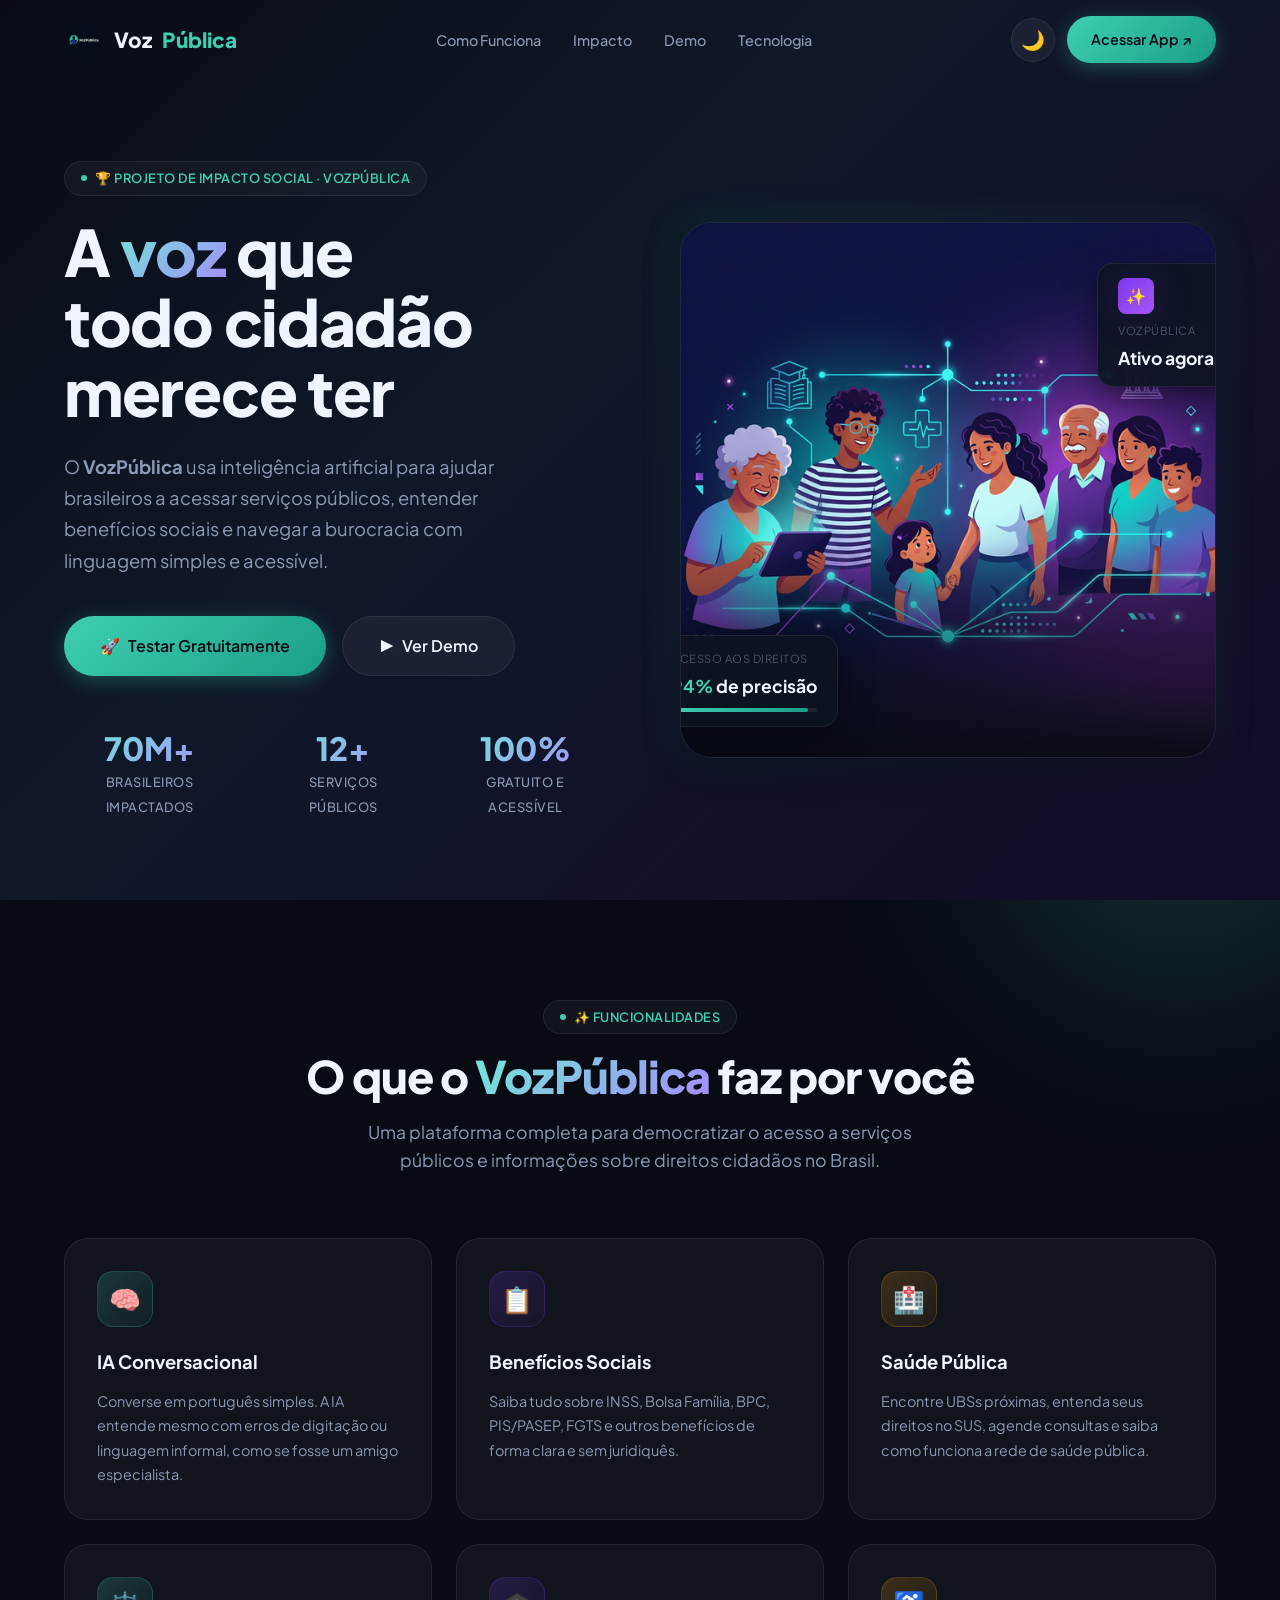
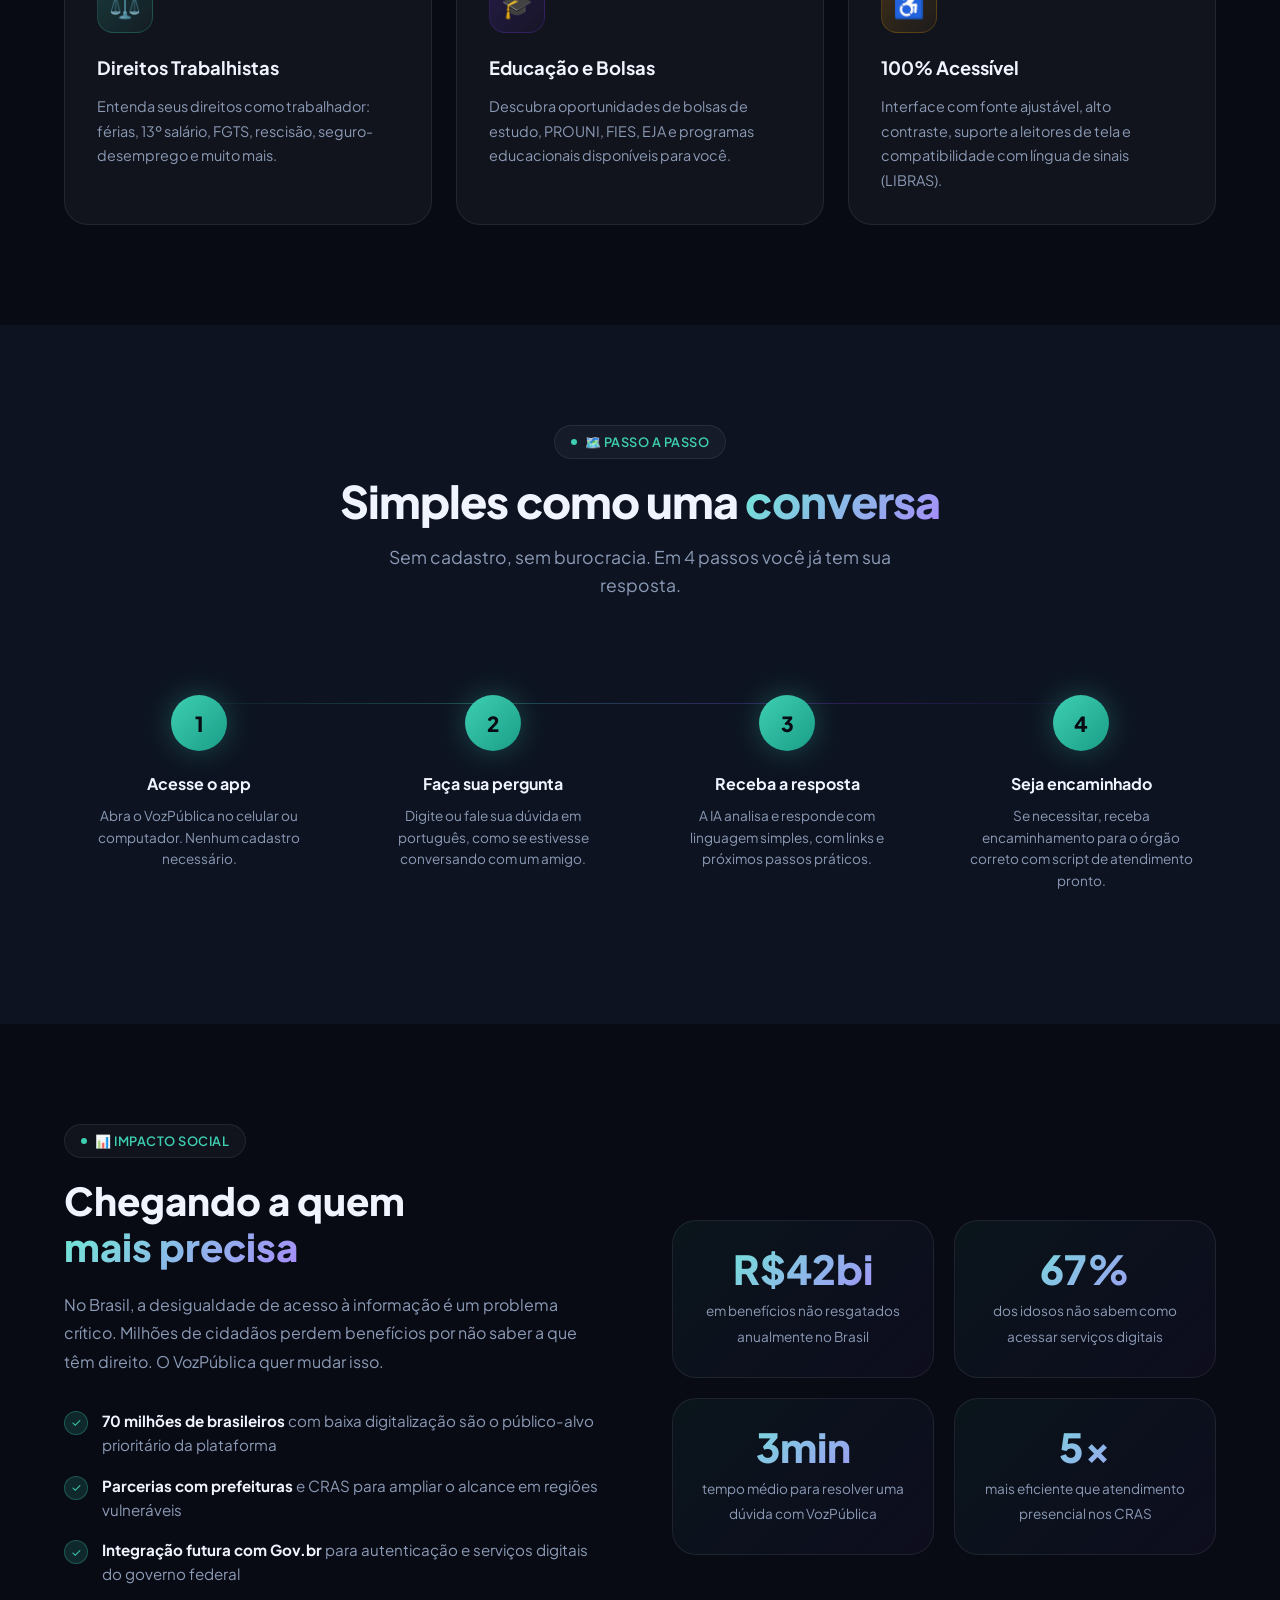
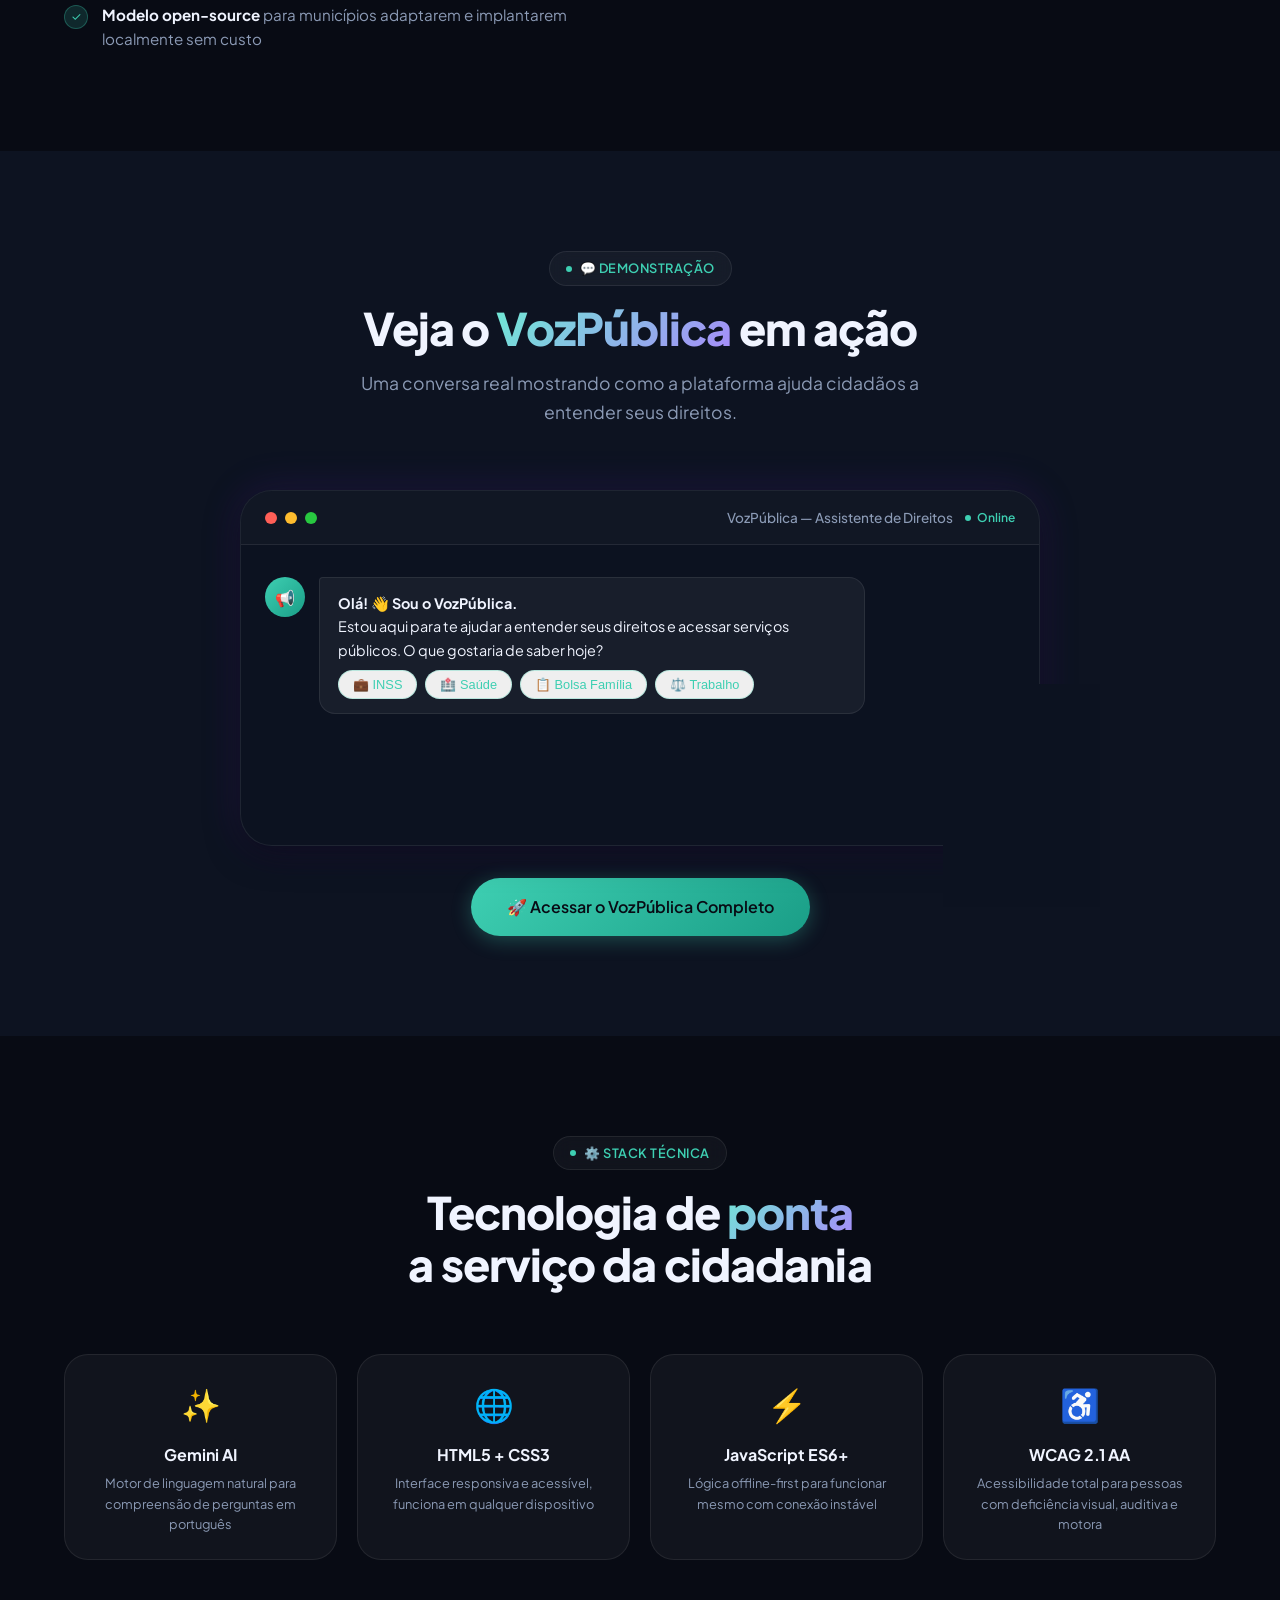
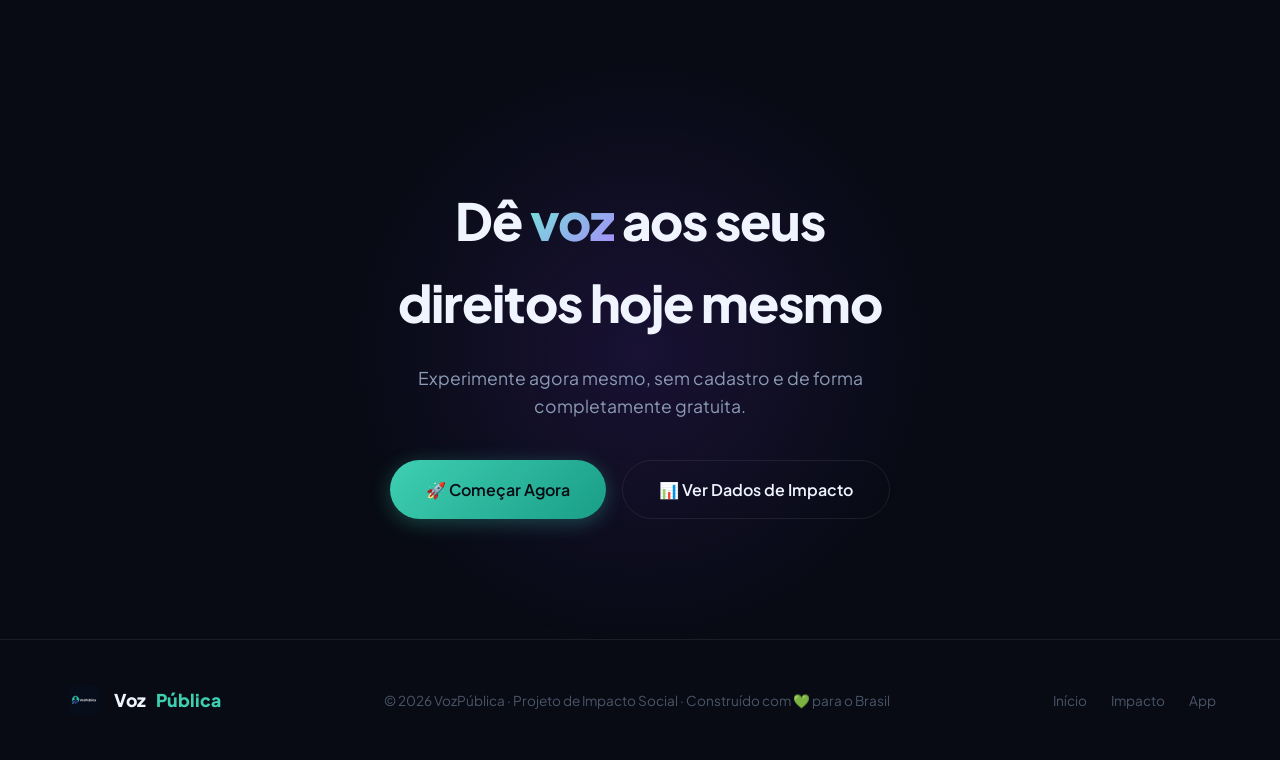
<file: index.html>
<!DOCTYPE html>
<html lang="pt-BR">
<head>
  <meta charset="UTF-8">
  <meta name="viewport" content="width=device-width, initial-scale=1.0">
  <meta name="description" content="VozPública — IA que aproxima brasileiros dos seus direitos e serviços públicos. Atendimento acessível, simples e gratuito.">
  <title>VozPública — Tecnologia que Faz a Diferença</title>
  <link rel="stylesheet" href="css/style.css">
  <link rel="manifest" href="manifest.json">
  <meta name="theme-color" content="#3ecfb2">
  <link rel="icon" href="data:image/svg+xml,<svg xmlns='http://www.w3.org/2000/svg' viewBox='0 0 100 100'><text y='.9em' font-size='90'>📢</text></svg>">
</head>
<body>

  <!-- Background orbs -->
  <div class="orb orb-1" aria-hidden="true"></div>
  <div class="orb orb-2" aria-hidden="true"></div>
  <div class="orb orb-3" aria-hidden="true"></div>

  <!-- NAVBAR -->
  <nav class="navbar" id="navbar" role="navigation" aria-label="Navegação principal">
    <div class="container">
      <div class="nav-inner">
        <a href="#" class="logo" aria-label="VozPública - Página inicial">
          <div class="logo-icon logo-clean" aria-hidden="true"><img src="assets/logo.png" alt="VozPública logo" class="logo-img"></div>
          Voz<span>Pública</span>
        </a>
        <ul class="nav-links" role="list">
          <li><a href="#como-funciona">Como Funciona</a></li>
          <li><a href="#impacto">Impacto</a></li>
          <li><a href="#demo">Demo</a></li>
          <li><a href="#tecnologia">Tecnologia</a></li>
        </ul>
        <div class="nav-cta">
          <button class="btn btn-ghost theme-toggle-btn" id="themeToggleBtn" aria-label="Alternar tema">
            <span class="theme-icon" aria-hidden="true">🌙</span>
          </button>
          <a href="app.html" class="btn btn-primary" id="nav-cta-btn" aria-label="Acessar o aplicativo VozPública">
            Acessar App ↗
          </a>
        </div>
      </div>
    </div>
  </nav>

  <!-- HERO -->
  <section class="hero" id="inicio" aria-labelledby="hero-title">
    <div class="container">
      <div class="hero-grid">
        <div class="hero-content">
          <div class="hero-eyebrow">
            <span class="badge" role="status">🏆 Projeto de Impacto Social · VozPública</span>
          </div>
          <h1 class="hero-title" id="hero-title">
            A <span class="gradient-text">voz</span> que<br>
            todo cidadão<br>merece ter
          </h1>
          <p class="hero-desc">
            O <strong>VozPública</strong> usa inteligência artificial para ajudar brasileiros a acessar serviços públicos, entender benefícios sociais e navegar a burocracia com linguagem simples e acessível.
          </p>
          <div class="hero-actions">
            <a href="app.html" class="btn btn-primary btn-lg" id="hero-cta-primary" aria-label="Testar o VozPública gratuitamente">
              <span>🚀</span> Testar Gratuitamente
            </a>
            <a href="#demo" class="btn btn-ghost btn-lg" id="hero-cta-demo" aria-label="Ver demonstração do VozPública">
              <span>▶</span> Ver Demo
            </a>
          </div>
          <div class="hero-stats" role="group" aria-label="Estatísticas de impacto">
            <div class="stat-item">
              <span class="stat-number gradient-text" id="stat-1">70M+</span>
              <span class="stat-label">Brasileiros impactados</span>
            </div>
            <div class="stat-item">
              <span class="stat-number gradient-text" id="stat-2">12+</span>
              <span class="stat-label">Serviços públicos</span>
            </div>
            <div class="stat-item">
              <span class="stat-number gradient-text" id="stat-3">100%</span>
              <span class="stat-label">Gratuito e acessível</span>
            </div>
          </div>
        </div>
        <div class="hero-visual">
          <div class="hero-image-wrapper">
            <img src="assets/hero.png" alt="Pessoas diversas conectadas digitalmente — VozPública" width="600">
            <div class="floating-card floating-card-1" role="complementary" aria-label="Métrica de acesso aos direitos">
              <div class="fc-label">Acesso aos direitos</div>
              <div class="fc-value"><span class="highlight">94%</span> de precisão</div>
              <div class="fc-bar">
                <div class="fc-bar-fill" style="--w: 94%"></div>
              </div>
            </div>
            <div class="floating-card floating-card-2" role="complementary" aria-label="Status da IA ativa">
              <div class="fc-ai-icon" aria-hidden="true">✨</div>
              <div class="fc-label">VozPública</div>
              <div class="fc-value">Ativo agora</div>
            </div>
          </div>
        </div>
      </div>
    </div>
  </section>

  <!-- FEATURES -->
  <section class="section" id="como-funciona" aria-labelledby="features-title">
    <div class="container">
      <div class="section-header reveal">
        <span class="badge">✨ Funcionalidades</span>
        <h2 class="section-title" id="features-title" style="margin-top:16px">
          O que o <span class="gradient-text">VozPública</span> faz por você
        </h2>
        <p class="section-desc">
          Uma plataforma completa para democratizar o acesso a serviços públicos e informações sobre direitos cidadãos no Brasil.
        </p>
      </div>
      <div class="features-grid">
        <article class="feature-card reveal reveal-delay-1">
          <div class="feature-icon fi-teal" aria-hidden="true">🧠</div>
          <h3 class="feature-title">IA Conversacional</h3>
          <p class="feature-desc">
            Converse em português simples. A IA entende mesmo com erros de digitação ou linguagem informal, como se fosse um amigo especialista.
          </p>
        </article>
        <article class="feature-card reveal reveal-delay-2">
          <div class="feature-icon fi-purple" aria-hidden="true">📋</div>
          <h3 class="feature-title">Benefícios Sociais</h3>
          <p class="feature-desc">
            Saiba tudo sobre INSS, Bolsa Família, BPC, PIS/PASEP, FGTS e outros benefícios de forma clara e sem juridiquês.
          </p>
        </article>
        <article class="feature-card reveal reveal-delay-3">
          <div class="feature-icon fi-gold" aria-hidden="true">🏥</div>
          <h3 class="feature-title">Saúde Pública</h3>
          <p class="feature-desc">
            Encontre UBSs próximas, entenda seus direitos no SUS, agende consultas e saiba como funciona a rede de saúde pública.
          </p>
        </article>
        <article class="feature-card reveal reveal-delay-1">
          <div class="feature-icon fi-teal" aria-hidden="true">⚖️</div>
          <h3 class="feature-title">Direitos Trabalhistas</h3>
          <p class="feature-desc">
            Entenda seus direitos como trabalhador: férias, 13º salário, FGTS, rescisão, seguro-desemprego e muito mais.
          </p>
        </article>
        <article class="feature-card reveal reveal-delay-2">
          <div class="feature-icon fi-purple" aria-hidden="true">🎓</div>
          <h3 class="feature-title">Educação e Bolsas</h3>
          <p class="feature-desc">
            Descubra oportunidades de bolsas de estudo, PROUNI, FIES, EJA e programas educacionais disponíveis para você.
          </p>
        </article>
        <article class="feature-card reveal reveal-delay-3">
          <div class="feature-icon fi-gold" aria-hidden="true">♿</div>
          <h3 class="feature-title">100% Acessível</h3>
          <p class="feature-desc">
            Interface com fonte ajustável, alto contraste, suporte a leitores de tela e compatibilidade com língua de sinais (LIBRAS).
          </p>
        </article>
      </div>
    </div>
  </section>

  <!-- HOW IT WORKS -->
  <section class="section section-alt" aria-labelledby="steps-title">
    <div class="container">
      <div class="section-header reveal">
        <span class="badge">🗺️ Passo a Passo</span>
        <h2 class="section-title" id="steps-title" style="margin-top:16px">
          Simples como uma <span class="gradient-text">conversa</span>
        </h2>
        <p class="section-desc">
          Sem cadastro, sem burocracia. Em 4 passos você já tem sua resposta.
        </p>
      </div>
      <div class="steps-grid">
        <div class="step-card reveal reveal-delay-1">
          <div class="step-number" aria-label="Passo 1">1</div>
          <h3 class="step-title">Acesse o app</h3>
          <p class="step-desc">Abra o VozPública no celular ou computador. Nenhum cadastro necessário.</p>
        </div>
        <div class="step-card reveal reveal-delay-2">
          <div class="step-number" aria-label="Passo 2">2</div>
          <h3 class="step-title">Faça sua pergunta</h3>
          <p class="step-desc">Digite ou fale sua dúvida em português, como se estivesse conversando com um amigo.</p>
        </div>
        <div class="step-card reveal reveal-delay-3">
          <div class="step-number" aria-label="Passo 3">3</div>
          <h3 class="step-title">Receba a resposta</h3>
          <p class="step-desc">A IA analisa e responde com linguagem simples, com links e próximos passos práticos.</p>
        </div>
        <div class="step-card reveal reveal-delay-4">
          <div class="step-number" aria-label="Passo 4">4</div>
          <h3 class="step-title">Seja encaminhado</h3>
          <p class="step-desc">Se necessitar, receba encaminhamento para o órgão correto com script de atendimento pronto.</p>
        </div>
      </div>
    </div>
  </section>

  <!-- IMPACT -->
  <section class="section" id="impacto" aria-labelledby="impact-title">
    <div class="container">
      <div class="impact-grid">
        <div class="impact-content reveal">
          <span class="badge" style="margin-bottom:20px">📊 Impacto Social</span>
          <h2 class="impact-title" id="impact-title">
            Chegando a quem<br><span class="gradient-text">mais precisa</span>
          </h2>
          <p class="impact-desc">
            No Brasil, a desigualdade de acesso à informação é um problema crítico. Milhões de cidadãos perdem benefícios por não saber a que têm direito. O VozPública quer mudar isso.
          </p>
          <ul class="impact-list" role="list">
            <li class="impact-item">
              <div class="impact-check" aria-hidden="true">✓</div>
              <p class="impact-item-text"><strong>70 milhões de brasileiros</strong> com baixa digitalização são o público-alvo prioritário da plataforma</p>
            </li>
            <li class="impact-item">
              <div class="impact-check" aria-hidden="true">✓</div>
              <p class="impact-item-text"><strong>Parcerias com prefeituras</strong> e CRAS para ampliar o alcance em regiões vulneráveis</p>
            </li>
            <li class="impact-item">
              <div class="impact-check" aria-hidden="true">✓</div>
              <p class="impact-item-text"><strong>Integração futura com Gov.br</strong> para autenticação e serviços digitais do governo federal</p>
            </li>
            <li class="impact-item">
              <div class="impact-check" aria-hidden="true">✓</div>
              <p class="impact-item-text"><strong>Modelo open-source</strong> para municípios adaptarem e implantarem localmente sem custo</p>
            </li>
          </ul>
        </div>
        <div class="impact-stats-grid reveal">
          <div class="impact-stat-card">
            <span class="isn-number gradient-text">R$42bi</span>
            <span class="isn-label">em benefícios não resgatados anualmente no Brasil</span>
          </div>
          <div class="impact-stat-card">
            <span class="isn-number gradient-text">67%</span>
            <span class="isn-label">dos idosos não sabem como acessar serviços digitais</span>
          </div>
          <div class="impact-stat-card">
            <span class="isn-number gradient-text">3min</span>
            <span class="isn-label">tempo médio para resolver uma dúvida com VozPública</span>
          </div>
          <div class="impact-stat-card">
            <span class="isn-number gradient-text">5x</span>
            <span class="isn-label">mais eficiente que atendimento presencial nos CRAS</span>
          </div>
        </div>
      </div>
    </div>
  </section>

  <!-- CHATBOT DEMO -->
  <section class="section section-alt" id="demo" aria-labelledby="demo-title">
    <div class="container">
      <div class="section-header reveal">
        <span class="badge">💬 Demonstração</span>
        <h2 class="section-title" id="demo-title" style="margin-top:16px">
          Veja o <span class="gradient-text">VozPública</span> em ação
        </h2>
        <p class="section-desc">
          Uma conversa real mostrando como a plataforma ajuda cidadãos a entender seus direitos.
        </p>
      </div>
      <div class="demo-wrapper reveal">
        <div class="demo-topbar" aria-label="Barra de status do chat">
          <div class="demo-dots" aria-hidden="true">
            <div class="demo-dot"></div>
            <div class="demo-dot"></div>
            <div class="demo-dot"></div>
          </div>
          <span class="demo-title">VozPública — Assistente de Direitos</span>
          <span class="demo-status" role="status" aria-live="polite">Online</span>
        </div>
        <div class="demo-chat" id="demo-chat" role="log" aria-label="Conversa demonstrativa" aria-live="polite">
          <div class="chat-msg ai">
            <div class="chat-avatar ai" aria-label="VozPública">📢</div>
            <div class="chat-bubble">
              <strong>Olá! 👋 Sou o VozPública.</strong><br>
              Estou aqui para te ajudar a entender seus direitos e acessar serviços públicos. O que gostaria de saber hoje?
              <div class="chat-chips" role="list" aria-label="Sugestões de perguntas">
                <button class="chip" onclick="simulateChat('INSS')" aria-label="Perguntar sobre INSS">💼 INSS</button>
                <button class="chip" onclick="simulateChat('saude')" aria-label="Perguntar sobre saúde">🏥 Saúde</button>
                <button class="chip" onclick="simulateChat('bolsa')" aria-label="Perguntar sobre Bolsa Família">📋 Bolsa Família</button>
                <button class="chip" onclick="simulateChat('trabalho')" aria-label="Perguntar sobre trabalho">⚖️ Trabalho</button>
              </div>
            </div>
          </div>
        </div>
      </div>
      <div style="text-align:center; margin-top:32px">
        <a href="app.html" class="btn btn-primary btn-lg" id="demo-full-app" aria-label="Acessar o VozPública completo">
          🚀 Acessar o VozPública Completo
        </a>
      </div>
    </div>
  </section>

  <!-- TECHNOLOGY -->
  <section class="section" id="tecnologia" aria-labelledby="tech-title">
    <div class="container">
      <div class="section-header reveal">
        <span class="badge">⚙️ Stack Técnica</span>
        <h2 class="section-title" id="tech-title" style="margin-top:16px">
          Tecnologia de <span class="gradient-text">ponta</span><br>a serviço da cidadania
        </h2>
      </div>
      <div class="tech-grid">
        <div class="tech-card reveal reveal-delay-1">
          <span class="tech-emoji" aria-hidden="true">✨</span>
          <div class="tech-name">Gemini AI</div>
          <div class="tech-desc">Motor de linguagem natural para compreensão de perguntas em português</div>
        </div>
        <div class="tech-card reveal reveal-delay-2">
          <span class="tech-emoji" aria-hidden="true">🌐</span>
          <div class="tech-name">HTML5 + CSS3</div>
          <div class="tech-desc">Interface responsiva e acessível, funciona em qualquer dispositivo</div>
        </div>
        <div class="tech-card reveal reveal-delay-3">
          <span class="tech-emoji" aria-hidden="true">⚡</span>
          <div class="tech-name">JavaScript ES6+</div>
          <div class="tech-desc">Lógica offline-first para funcionar mesmo com conexão instável</div>
        </div>
        <div class="tech-card reveal reveal-delay-4">
          <span class="tech-emoji" aria-hidden="true">♿</span>
          <div class="tech-name">WCAG 2.1 AA</div>
          <div class="tech-desc">Acessibilidade total para pessoas com deficiência visual, auditiva e motora</div>
        </div>
      </div>
    </div>
  </section>

  <!-- CTA -->
  <section class="cta-section" aria-labelledby="cta-title">
    <div class="container">
      <h2 class="cta-title" id="cta-title">
        Dê <span class="gradient-text">voz</span> aos seus<br>direitos hoje mesmo
      </h2>
      <p class="cta-desc">
        Experimente agora mesmo, sem cadastro e de forma completamente gratuita.
      </p>
      <div class="cta-actions">
        <a href="app.html" class="btn btn-primary btn-lg" id="cta-main" aria-label="Começar a usar o VozPública agora">🚀 Começar Agora</a>
        <a href="#impacto" class="btn btn-outline btn-lg" id="cta-impact" aria-label="Ver dados de impacto social">📊 Ver Dados de Impacto</a>
      </div>
    </div>
  </section>

  <!-- FOOTER -->
  <footer>
    <div class="container">
      <div class="footer-inner">
        <div class="logo" style="font-size:1.1rem">
          <div class="logo-icon logo-clean" aria-hidden="true"><img src="assets/logo.png" alt="" class="logo-img-sm"></div>
          Voz<span>Pública</span>
        </div>
        <p class="footer-copy">© 2026 VozPública · Projeto de Impacto Social · Construído com 💚 para o Brasil</p>
        <nav class="footer-links" aria-label="Links do rodapé">
          <a href="#inicio">Início</a>
          <a href="#impacto">Impacto</a>
          <a href="app.html">App</a>
        </nav>
      </div>
    </div>
  </footer>

  <script src="js/main.js"></script>
  <script>
    if ('serviceWorker' in navigator) {
      navigator.serviceWorker.register('./sw.js').catch(() => {});
    }
  </script>
</body>
</html>
</file>
<file: css/style.css>
/* ========================================
   CidadãoAI — Design System & Landing Page
   ======================================== */

@import url('https://fonts.googleapis.com/css2?family=Inter:wght@300;400;500;600;700;800;900&family=Plus+Jakarta+Sans:wght@400;500;600;700;800&display=swap');

/* ── CSS Variables ── */
:root {
  --bg-primary: #080b14;
  --bg-secondary: #0d1321;
  --bg-card: rgba(255,255,255,0.04);
  --bg-card-hover: rgba(255,255,255,0.07);
  --border: rgba(255,255,255,0.08);
  --border-hover: rgba(99,230,190,0.3);

  --teal: #3ecfb2;
  --teal-light: #6eebd4;
  --teal-glow: rgba(62,207,178,0.15);
  --purple: #7c3aed;
  --purple-light: #a78bfa;
  --purple-glow: rgba(124,58,237,0.2);
  --gold: #f59e0b;

  --text-primary: #f0f4ff;
  --text-secondary: #8b9ab5;
  --text-muted: #4a5568;

  --gradient-hero: linear-gradient(135deg, #080b14 0%, #0f1829 40%, #130a2a 100%);
  --gradient-teal: linear-gradient(135deg, #3ecfb2, #1a9e87);
  --gradient-purple: linear-gradient(135deg, #7c3aed, #a855f7);
  --gradient-card: linear-gradient(135deg, rgba(62,207,178,0.05), rgba(124,58,237,0.05));

  --radius-sm: 8px;
  --radius-md: 16px;
  --radius-lg: 24px;
  --radius-xl: 32px;
  --radius-full: 9999px;

  --shadow-teal: 0 0 40px rgba(62,207,178,0.15);
  --shadow-purple: 0 0 40px rgba(124,58,237,0.2);
  --shadow-card: 0 8px 32px rgba(0, 0, 0, 0.5);

  --font-main: 'Plus Jakarta Sans', 'Inter', sans-serif;
  --transition: all 0.3s cubic-bezier(0.4, 0, 0.2, 1);
}

/* ── Light Mode Variables ── */
.light-mode {
  --bg-primary: #f8fafc;
  --bg-secondary: #ffffff;
  --bg-card: rgba(0, 0, 0, 0.03);
  --bg-card-hover: rgba(0, 0, 0, 0.06);
  --border: rgba(0, 0, 0, 0.08);
  --border-hover: rgba(62, 207, 178, 0.5);

  --text-primary: #0f172a;
  --text-secondary: #334155;
  --text-muted: #64748b;

  --gradient-hero: linear-gradient(135deg, #f8fafc 0%, #e2e8f0 40%, #f1f5f9 100%);
  --shadow-card: 0 8px 32px rgba(31, 38, 135, 0.1);
}

/* ── Reset ── */
*, *::before, *::after { box-sizing: border-box; margin: 0; padding: 0; }
html { scroll-behavior: smooth; }
body {
  font-family: var(--font-main);
  background: var(--bg-primary);
  color: var(--text-primary);
  line-height: 1.6;
  overflow-x: hidden;
}

/* ── Scrollbar ── */
::-webkit-scrollbar { width: 6px; }
::-webkit-scrollbar-track { background: var(--bg-secondary); }
::-webkit-scrollbar-thumb { background: var(--teal); border-radius: 3px; }

/* ── Noise Texture Overlay ── */
body::before {
  content: '';
  position: fixed;
  inset: 0;
  background-image: url("data:image/svg+xml,%3Csvg viewBox='0 0 256 256' xmlns='http://www.w3.org/2000/svg'%3E%3Cfilter id='noise'%3E%3CfeTurbulence type='fractalNoise' baseFrequency='0.9' numOctaves='4' stitchTiles='stitch'/%3E%3C/filter%3E%3Crect width='100%25' height='100%25' filter='url(%23noise)' opacity='0.03'/%3E%3C/svg%3E");
  pointer-events: none;
  z-index: 0;
}

/* ── Orbs / Glow Background ── */
.orb {
  position: fixed;
  border-radius: 50%;
  filter: blur(80px);
  pointer-events: none;
  z-index: 0;
  animation: orbFloat 8s ease-in-out infinite;
}
.orb-1 { width: 500px; height: 500px; background: var(--purple-glow); top: -200px; left: -100px; animation-delay: 0s; }
.orb-2 { width: 400px; height: 400px; background: var(--teal-glow); bottom: -100px; right: -100px; animation-delay: 4s; }
.orb-3 { width: 300px; height: 300px; background: rgba(245,158,11,0.08); top: 50%; left: 50%; transform: translate(-50%,-50%); animation-delay: 2s; }

@keyframes orbFloat {
  0%, 100% { transform: translate(0, 0) scale(1); }
  50% { transform: translate(20px, -20px) scale(1.05); }
}

/* ── Utility ── */
.container { max-width: 1200px; margin: 0 auto; padding: 0 24px; position: relative; z-index: 1; }
.section { padding: 100px 0; }
.section-alt { background: var(--bg-secondary); }
.gradient-text {
  background: linear-gradient(135deg, var(--teal-light), var(--purple-light));
  -webkit-background-clip: text;
  -webkit-text-fill-color: transparent;
  background-clip: text;
}
.badge {
  display: inline-flex;
  align-items: center;
  gap: 8px;
  padding: 6px 16px;
  border-radius: var(--radius-full);
  border: 1px solid var(--border);
  background: var(--bg-card);
  font-size: 0.8rem;
  font-weight: 600;
  color: var(--teal);
  letter-spacing: 0.5px;
  text-transform: uppercase;
  backdrop-filter: blur(10px);
}
.badge::before {
  content: '';
  width: 6px;
  height: 6px;
  border-radius: 50%;
  background: var(--teal);
  animation: pulse 2s infinite;
}
@keyframes pulse {
  0%, 100% { opacity: 1; transform: scale(1); }
  50% { opacity: 0.5; transform: scale(1.4); }
}

/* ── NAVBAR ── */
.navbar {
  position: fixed;
  top: 0;
  left: 0;
  right: 0;
  z-index: 1000;
  padding: 16px 0;
  transition: var(--transition);
}
.navbar.scrolled {
  background: rgba(8,11,20,0.9);
  backdrop-filter: blur(20px);
  border-bottom: 1px solid var(--border);
}
.nav-inner {
  display: flex;
  align-items: center;
  justify-content: space-between;
}
.logo {
  display: flex;
  align-items: center;
  gap: 10px;
  font-size: 1.3rem;
  font-weight: 800;
  color: var(--text-primary);
  text-decoration: none;
}
.logo-icon {
  width: 40px; height: 40px;
  background: var(--gradient-teal);
  border-radius: 10px;
  display: flex;
  align-items: center;
  justify-content: center;
  font-size: 1.2rem;
  box-shadow: var(--shadow-teal);
}
.logo-icon.logo-clean {
  background: none;
  box-shadow: none;
  padding: 0;
}
.logo-img {
  width: 36px;
  height: 36px;
  object-fit: contain;
  border-radius: 8px;
}
.logo-img-sm {
  width: 30px;
  height: 30px;
  object-fit: contain;
  border-radius: 6px;
}
.logo span { color: var(--teal); }

.nav-links {
  display: flex;
  gap: 32px;
  list-style: none;
}
.nav-links a {
  color: var(--text-secondary);
  text-decoration: none;
  font-size: 0.9rem;
  font-weight: 500;
  transition: var(--transition);
}
.nav-links a:hover { color: var(--text-primary); }

.nav-cta {
  display: flex;
  gap: 12px;
  align-items: center;
}
.btn {
  display: inline-flex;
  align-items: center;
  gap: 8px;
  padding: 12px 24px;
  border-radius: var(--radius-full);
  font-weight: 600;
  font-size: 0.9rem;
  text-decoration: none;
  cursor: pointer;
  border: none;
  transition: var(--transition);
  font-family: var(--font-main);
}
.btn-primary {
  background: var(--gradient-teal);
  color: #080b14;
  box-shadow: 0 4px 20px rgba(62,207,178,0.3);
}
.btn-primary:hover {
  transform: translateY(-2px);
  box-shadow: 0 8px 30px rgba(62,207,178,0.4);
}
.btn-outline {
  background: transparent;
  color: var(--text-primary);
  border: 1px solid var(--border);
}
.btn-outline:hover {
  border-color: var(--teal);
  color: var(--teal);
  background: var(--teal-glow);
}
.btn-ghost {
  background: rgba(255,255,255,0.05);
  color: var(--text-primary);
  backdrop-filter: blur(10px);
  border: 1px solid var(--border);
}
.btn-ghost:hover {
  background: rgba(255,255,255,0.1);
  transform: translateY(-1px);
}
.theme-toggle-btn {
  width: 44px;
  height: 44px;
  padding: 0;
  display: flex;
  align-items: center;
  justify-content: center;
  border-radius: 50%;
}
.theme-toggle-btn .theme-icon {
  font-size: 1.2rem;
}
.btn-purple {
  background: var(--gradient-purple);
  color: white;
  box-shadow: 0 4px 20px rgba(124,58,237,0.3);
}
.btn-purple:hover {
  transform: translateY(-2px);
  box-shadow: 0 8px 30px rgba(124,58,237,0.4);
}
.btn-lg { padding: 16px 36px; font-size: 1rem; }

/* ── HERO ── */
.hero {
  min-height: 100vh;
  display: flex;
  align-items: center;
  padding-top: 80px;
  background: var(--gradient-hero);
  position: relative;
  overflow: hidden;
}
.hero-grid {
  display: grid;
  grid-template-columns: 1fr 1fr;
  gap: 80px;
  align-items: center;
}
.hero-content { position: relative; z-index: 2; }
.hero-eyebrow { margin-bottom: 20px; }
.hero-title {
  font-size: clamp(2.5rem, 5vw, 4rem);
  font-weight: 900;
  line-height: 1.1;
  margin-bottom: 24px;
  letter-spacing: -0.02em;
}
.hero-desc {
  font-size: 1.15rem;
  color: var(--text-secondary);
  line-height: 1.7;
  margin-bottom: 40px;
  max-width: 480px;
}
.hero-actions {
  display: flex;
  gap: 16px;
  flex-wrap: wrap;
  margin-bottom: 56px;
}
.hero-stats {
  display: flex;
  gap: 40px;
}
.stat-item { text-align: center; }
.stat-number {
  font-size: 2rem;
  font-weight: 800;
  color: var(--text-primary);
  display: block;
  line-height: 1;
  margin-bottom: 4px;
}
.stat-label {
  font-size: 0.8rem;
  color: var(--text-secondary);
  font-weight: 500;
  text-transform: uppercase;
  letter-spacing: 0.5px;
}

.hero-visual {
  position: relative;
  z-index: 2;
}
.hero-image-wrapper {
  position: relative;
  border-radius: var(--radius-xl);
  overflow: hidden;
  border: 1px solid var(--border);
  box-shadow: var(--shadow-card), var(--shadow-teal);
  animation: heroFloat 6s ease-in-out infinite;
}
@keyframes heroFloat {
  0%, 100% { transform: translateY(0); }
  50% { transform: translateY(-12px); }
}
.hero-image-wrapper::before {
  content: '';
  position: absolute;
  inset: 0;
  background: linear-gradient(to bottom, transparent 60%, var(--bg-primary));
  z-index: 1;
}
.hero-image-wrapper img { width: 100%; display: block; }
.floating-card {
  position: absolute;
  padding: 14px 20px;
  background: rgba(13,19,33,0.9);
  backdrop-filter: blur(20px);
  border: 1px solid var(--border);
  border-radius: var(--radius-md);
  box-shadow: var(--shadow-card);
  z-index: 2;
}
.floating-card-1 { bottom: 30px; left: -30px; }
.floating-card-2 { top: 40px; right: -20px; }
.fc-label { font-size: 0.7rem; color: var(--text-muted); text-transform: uppercase; letter-spacing: 0.5px; margin-bottom: 4px; }
.fc-value { font-size: 1.1rem; font-weight: 700; color: var(--text-primary); }
.fc-value .highlight { color: var(--teal); }
.fc-bar {
  height: 4px;
  background: var(--border);
  border-radius: 2px;
  margin-top: 8px;
  overflow: hidden;
}
.fc-bar-fill {
  height: 100%;
  background: var(--gradient-teal);
  border-radius: 2px;
  animation: barFill 2s ease 1s both;
}
@keyframes barFill { from { width: 0; } to { width: var(--w); } }
.fc-ai-icon {
  width: 36px; height: 36px;
  background: var(--gradient-purple);
  border-radius: 8px;
  display: flex; align-items: center; justify-content: center;
  font-size: 1rem; margin-bottom: 8px;
  box-shadow: var(--shadow-purple);
}

/* ── FEATURES ── */
.section-header { text-align: center; margin-bottom: 64px; }
.section-title {
  font-size: clamp(1.8rem, 3.5vw, 2.8rem);
  font-weight: 800;
  letter-spacing: -0.02em;
  line-height: 1.15;
  margin-bottom: 16px;
}
.section-desc {
  font-size: 1.1rem;
  color: var(--text-secondary);
  max-width: 580px;
  margin: 0 auto;
}
.features-grid {
  display: grid;
  grid-template-columns: repeat(3, 1fr);
  gap: 24px;
}
.feature-card {
  padding: 32px;
  border-radius: var(--radius-lg);
  border: 1px solid var(--border);
  background: var(--bg-card);
  transition: var(--transition);
  position: relative;
  overflow: hidden;
}
.feature-card::before {
  content: '';
  position: absolute;
  inset: 0;
  background: var(--gradient-card);
  opacity: 0;
  transition: var(--transition);
}
.feature-card:hover {
  border-color: var(--border-hover);
  transform: translateY(-4px);
  box-shadow: var(--shadow-card), var(--shadow-teal);
}
.feature-card:hover::before { opacity: 1; }
.feature-icon {
  width: 56px; height: 56px;
  border-radius: var(--radius-md);
  display: flex;
  align-items: center;
  justify-content: center;
  font-size: 1.6rem;
  margin-bottom: 20px;
  position: relative;
  z-index: 1;
}
.fi-teal { background: linear-gradient(135deg, rgba(62,207,178,0.2), rgba(62,207,178,0.05)); border: 1px solid rgba(62,207,178,0.2); }
.fi-purple { background: linear-gradient(135deg, rgba(124,58,237,0.2), rgba(124,58,237,0.05)); border: 1px solid rgba(124,58,237,0.2); }
.fi-gold { background: linear-gradient(135deg, rgba(245,158,11,0.2), rgba(245,158,11,0.05)); border: 1px solid rgba(245,158,11,0.2); }
.feature-title {
  font-size: 1.15rem;
  font-weight: 700;
  margin-bottom: 12px;
  position: relative; z-index: 1;
}
.feature-desc {
  color: var(--text-secondary);
  font-size: 0.9rem;
  line-height: 1.7;
  position: relative; z-index: 1;
}

/* ── HOW IT WORKS ── */
.steps-grid {
  display: grid;
  grid-template-columns: repeat(4, 1fr);
  gap: 24px;
  position: relative;
}
.steps-grid::before {
  content: '';
  position: absolute;
  top: 40px;
  left: 80px;
  right: 80px;
  height: 1px;
  background: linear-gradient(90deg, transparent, var(--teal), var(--purple), transparent);
  opacity: 0.3;
}
.step-card {
  text-align: center;
  padding: 32px 20px;
  position: relative;
}
.step-number {
  width: 56px; height: 56px;
  border-radius: 50%;
  background: var(--gradient-teal);
  color: var(--bg-primary);
  font-size: 1.3rem;
  font-weight: 800;
  display: flex;
  align-items: center;
  justify-content: center;
  margin: 0 auto 20px;
  box-shadow: 0 0 30px rgba(62,207,178,0.3);
}
.step-title { font-size: 1rem; font-weight: 700; margin-bottom: 8px; }
.step-desc { color: var(--text-secondary); font-size: 0.85rem; line-height: 1.6; }

/* ── IMPACT ── */
.impact-grid {
  display: grid;
  grid-template-columns: 1fr 1fr;
  gap: 64px;
  align-items: center;
}
.impact-title { font-size: clamp(1.6rem, 3vw, 2.4rem); font-weight: 800; margin-bottom: 20px; line-height: 1.2; }
.impact-desc { color: var(--text-secondary); line-height: 1.8; margin-bottom: 32px; }
.impact-list { list-style: none; display: flex; flex-direction: column; gap: 16px; }
.impact-item {
  display: flex;
  align-items: flex-start;
  gap: 14px;
}
.impact-check {
  width: 24px; height: 24px;
  border-radius: 50%;
  background: var(--teal-glow);
  border: 1px solid rgba(62,207,178,0.3);
  display: flex; align-items: center; justify-content: center;
  font-size: 0.75rem;
  color: var(--teal);
  flex-shrink: 0;
  margin-top: 2px;
}
.impact-item-text { color: var(--text-secondary); font-size: 0.95rem; line-height: 1.6; }
.impact-item-text strong { color: var(--text-primary); }

.impact-stats-grid {
  display: grid;
  grid-template-columns: 1fr 1fr;
  gap: 20px;
}
.impact-stat-card {
  padding: 28px;
  border-radius: var(--radius-lg);
  border: 1px solid var(--border);
  background: var(--gradient-card);
  text-align: center;
  transition: var(--transition);
}
.impact-stat-card:hover {
  border-color: var(--border-hover);
  transform: translateY(-3px);
}
.isn-number {
  font-size: 2.5rem;
  font-weight: 900;
  line-height: 1;
  margin-bottom: 8px;
  display: block;
}
.isn-label { color: var(--text-secondary); font-size: 0.85rem; }

/* ── CHATBOT DEMO ── */
.demo-wrapper {
  max-width: 800px;
  margin: 0 auto;
  border-radius: var(--radius-xl);
  overflow: hidden;
  border: 1px solid var(--border);
  background: rgba(13,19,33,0.8);
  backdrop-filter: blur(20px);
  box-shadow: var(--shadow-card), var(--shadow-purple);
}
.demo-topbar {
  display: flex;
  align-items: center;
  gap: 12px;
  padding: 16px 24px;
  border-bottom: 1px solid var(--border);
  background: rgba(255,255,255,0.02);
}
.demo-dots { display: flex; gap: 8px; }
.demo-dot {
  width: 12px; height: 12px;
  border-radius: 50%;
  background: var(--border);
}
.demo-dot:first-child { background: #ff5f57; }
.demo-dot:nth-child(2) { background: #febc2e; }
.demo-dot:last-child { background: #28c840; }
.demo-title {
  font-size: 0.85rem;
  color: var(--text-secondary);
  margin-left: auto;
  font-weight: 500;
}
.demo-status {
  display: flex;
  align-items: center;
  gap: 6px;
  font-size: 0.75rem;
  color: var(--teal);
  font-weight: 600;
}
.demo-status::before {
  content: '';
  width: 6px; height: 6px;
  border-radius: 50%;
  background: var(--teal);
  animation: pulse 2s infinite;
}
.demo-chat { padding: 32px 24px; min-height: 300px; display: flex; flex-direction: column; gap: 20px; }
.chat-msg {
  display: flex;
  gap: 14px;
  max-width: 80%;
  animation: msgIn 0.3s ease;
}
@keyframes msgIn { from { opacity: 0; transform: translateY(10px); } to { opacity: 1; transform: translateY(0); } }
.chat-msg.user { align-self: flex-end; flex-direction: row-reverse; }
.chat-avatar {
  width: 40px; height: 40px;
  border-radius: 50%;
  flex-shrink: 0;
  display: flex;
  align-items: center;
  justify-content: center;
  font-size: 1rem;
  font-weight: 700;
}
.chat-avatar.ai { background: var(--gradient-teal); color: var(--bg-primary); }
.chat-avatar.user { background: var(--gradient-purple); color: white; }
.chat-bubble {
  padding: 14px 18px;
  border-radius: var(--radius-md);
  font-size: 0.9rem;
  line-height: 1.6;
}
.ai .chat-bubble { background: rgba(255,255,255,0.05); border: 1px solid var(--border); color: var(--text-primary); border-top-left-radius: 4px; }
.user .chat-bubble { background: var(--gradient-teal); color: var(--bg-primary); font-weight: 500; border-top-right-radius: 4px; }
.chat-chips {
  display: flex;
  flex-wrap: wrap;
  gap: 8px;
  margin-top: 8px;
}
.chip {
  padding: 6px 14px;
  border-radius: var(--radius-full);
  border: 1px solid rgba(62,207,178,0.3);
  color: var(--teal);
  font-size: 0.8rem;
  cursor: pointer;
  transition: var(--transition);
}
.chip:hover { background: var(--teal-glow); transform: translateY(-1px); }

/* ── TECH ── */
.tech-grid {
  display: grid;
  grid-template-columns: repeat(4, 1fr);
  gap: 20px;
}
.tech-card {
  padding: 24px;
  border-radius: var(--radius-lg);
  border: 1px solid var(--border);
  background: var(--bg-card);
  text-align: center;
  transition: var(--transition);
}
.tech-card:hover {
  border-color: var(--border-hover);
  transform: translateY(-4px);
}
.tech-emoji { font-size: 2rem; margin-bottom: 12px; display: block; }
.tech-name { font-weight: 700; margin-bottom: 6px; }
.tech-desc { font-size: 0.8rem; color: var(--text-secondary); }

/* ── CTA / FOOTER ── */
.cta-section {
  text-align: center;
  padding: 120px 0;
  position: relative;
  overflow: hidden;
}
.cta-section::before {
  content: '';
  position: absolute;
  top: 50%;
  left: 50%;
  transform: translate(-50%, -50%);
  width: 600px; height: 600px;
  background: radial-gradient(circle, rgba(124,58,237,0.15) 0%, transparent 70%);
  pointer-events: none;
}
.cta-title { font-size: clamp(2rem, 4vw, 3.5rem); font-weight: 900; margin-bottom: 20px; letter-spacing: -0.02em; }
.cta-desc { color: var(--text-secondary); font-size: 1.1rem; margin-bottom: 40px; max-width: 500px; margin-left: auto; margin-right: auto; }
.cta-actions { display: flex; gap: 16px; justify-content: center; flex-wrap: wrap; }

footer {
  padding: 40px 0;
  border-top: 1px solid var(--border);
  text-align: center;
}
.footer-inner {
  display: flex;
  align-items: center;
  justify-content: space-between;
  flex-wrap: wrap;
  gap: 20px;
}
.footer-copy { color: var(--text-muted); font-size: 0.85rem; }
.footer-links { display: flex; gap: 24px; }
.footer-links a { color: var(--text-muted); text-decoration: none; font-size: 0.85rem; transition: var(--transition); }
.footer-links a:hover { color: var(--teal); }

/* ── ANIMATIONS ── */
.reveal {
  opacity: 0;
  transform: translateY(30px);
  transition: opacity 0.7s ease, transform 0.7s ease;
}
.reveal.visible { opacity: 1; transform: translateY(0); }
.reveal-delay-1 { transition-delay: 0.1s; }
.reveal-delay-2 { transition-delay: 0.2s; }
.reveal-delay-3 { transition-delay: 0.3s; }
.reveal-delay-4 { transition-delay: 0.4s; }

/* ── RESPONSIVE ── */
@media (max-width: 900px) {
  .hero-grid { grid-template-columns: 1fr; gap: 40px; }
  .features-grid { grid-template-columns: 1fr 1fr; }
  .steps-grid { grid-template-columns: 1fr 1fr; }
  .impact-grid { grid-template-columns: 1fr; }
  .tech-grid { grid-template-columns: 1fr 1fr; }
  .hero-visual { order: -1; }
  .steps-grid::before { display: none; }
  .nav-links { display: none; }
}
@media (max-width: 600px) {
  .features-grid { grid-template-columns: 1fr; }
  .steps-grid { grid-template-columns: 1fr; }
  .impact-stats-grid { grid-template-columns: 1fr; }
  .tech-grid { grid-template-columns: 1fr 1fr; }
  .hero-stats { gap: 24px; }
  .floating-card-1, .floating-card-2 { display: none; }
}
</file>
